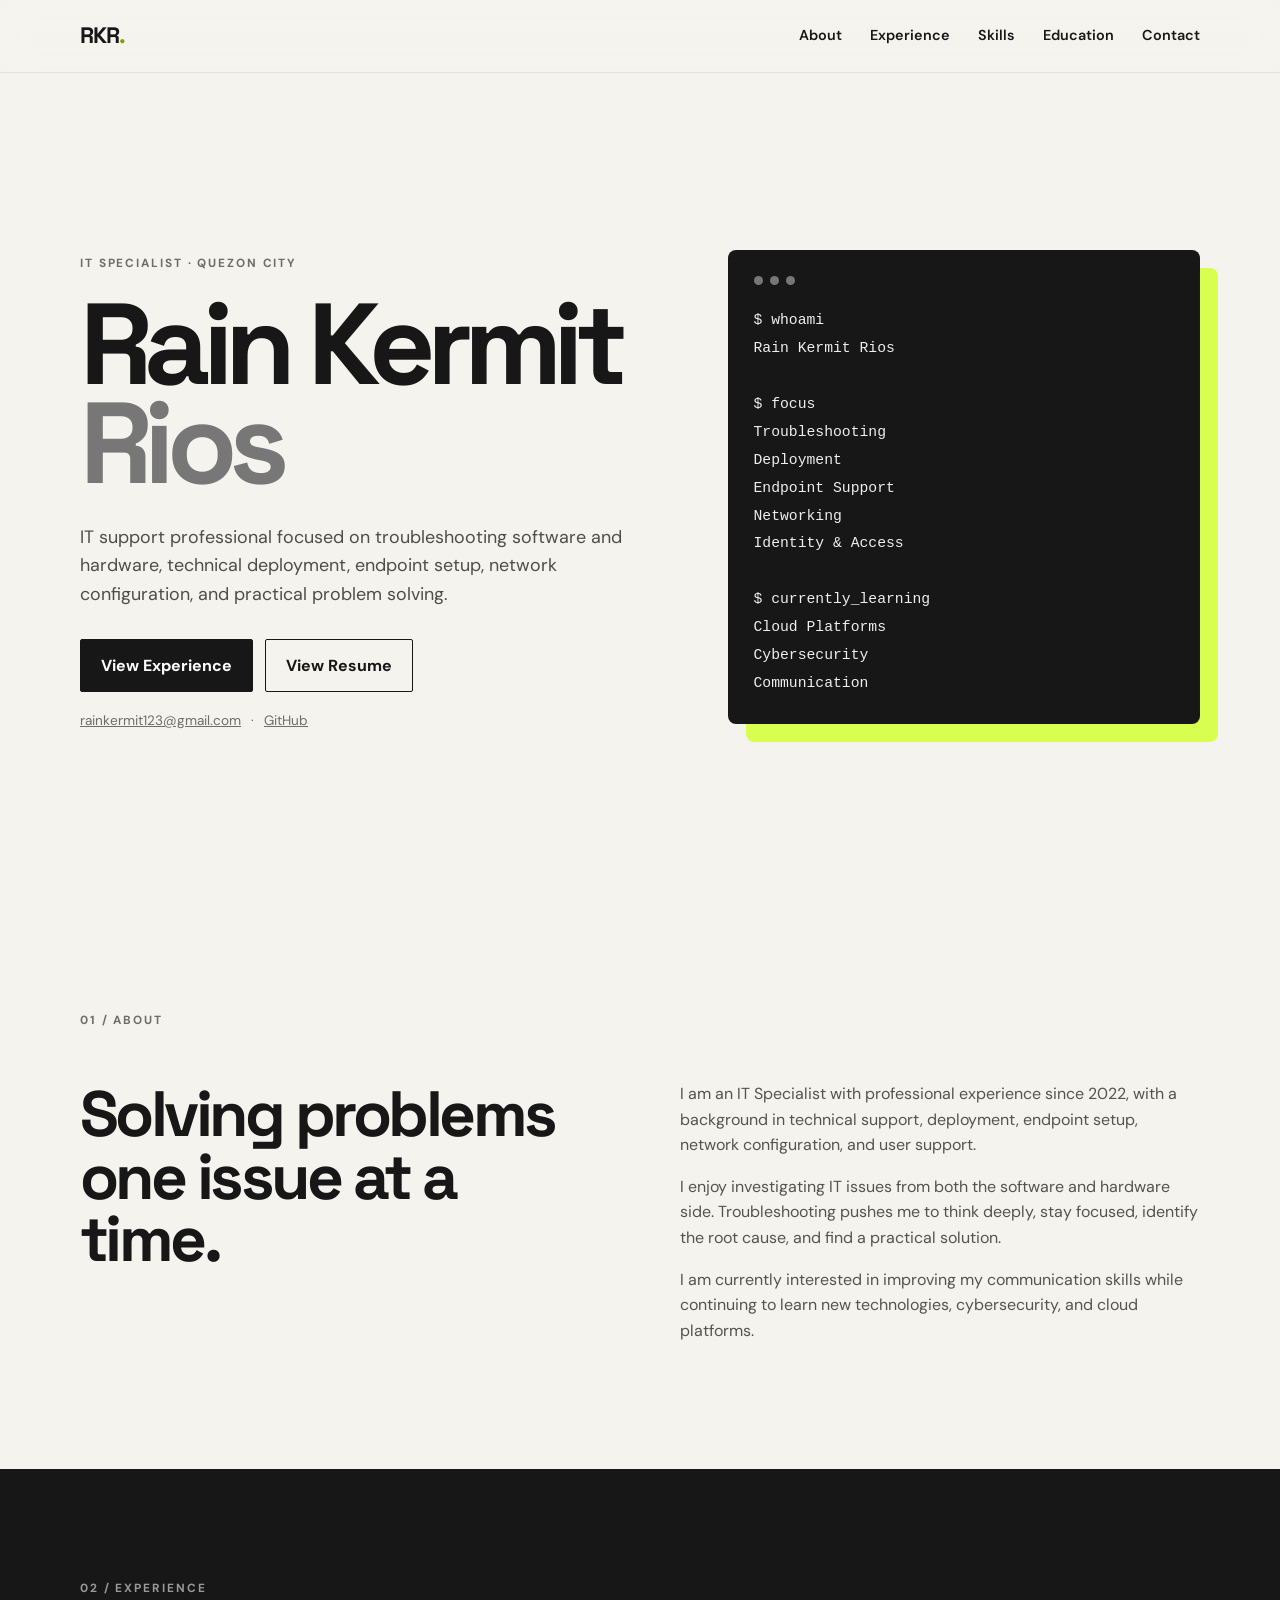
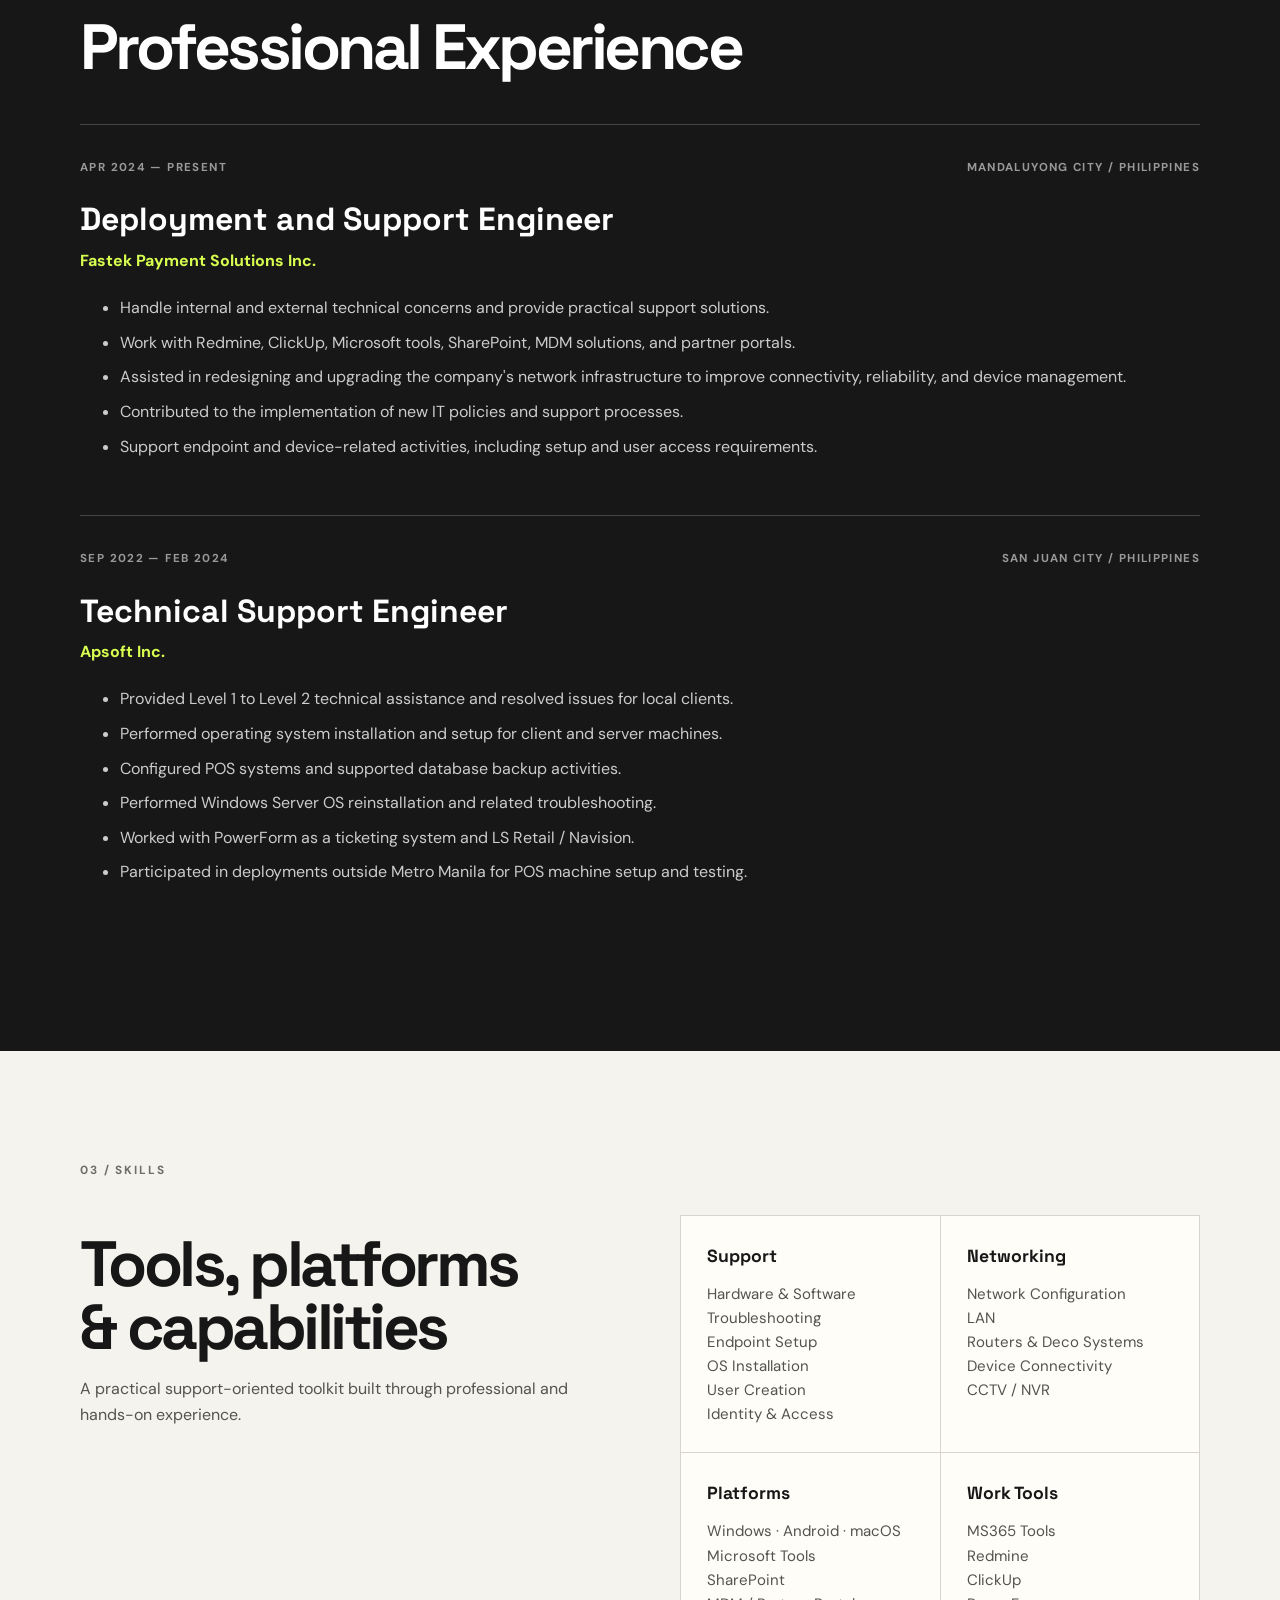
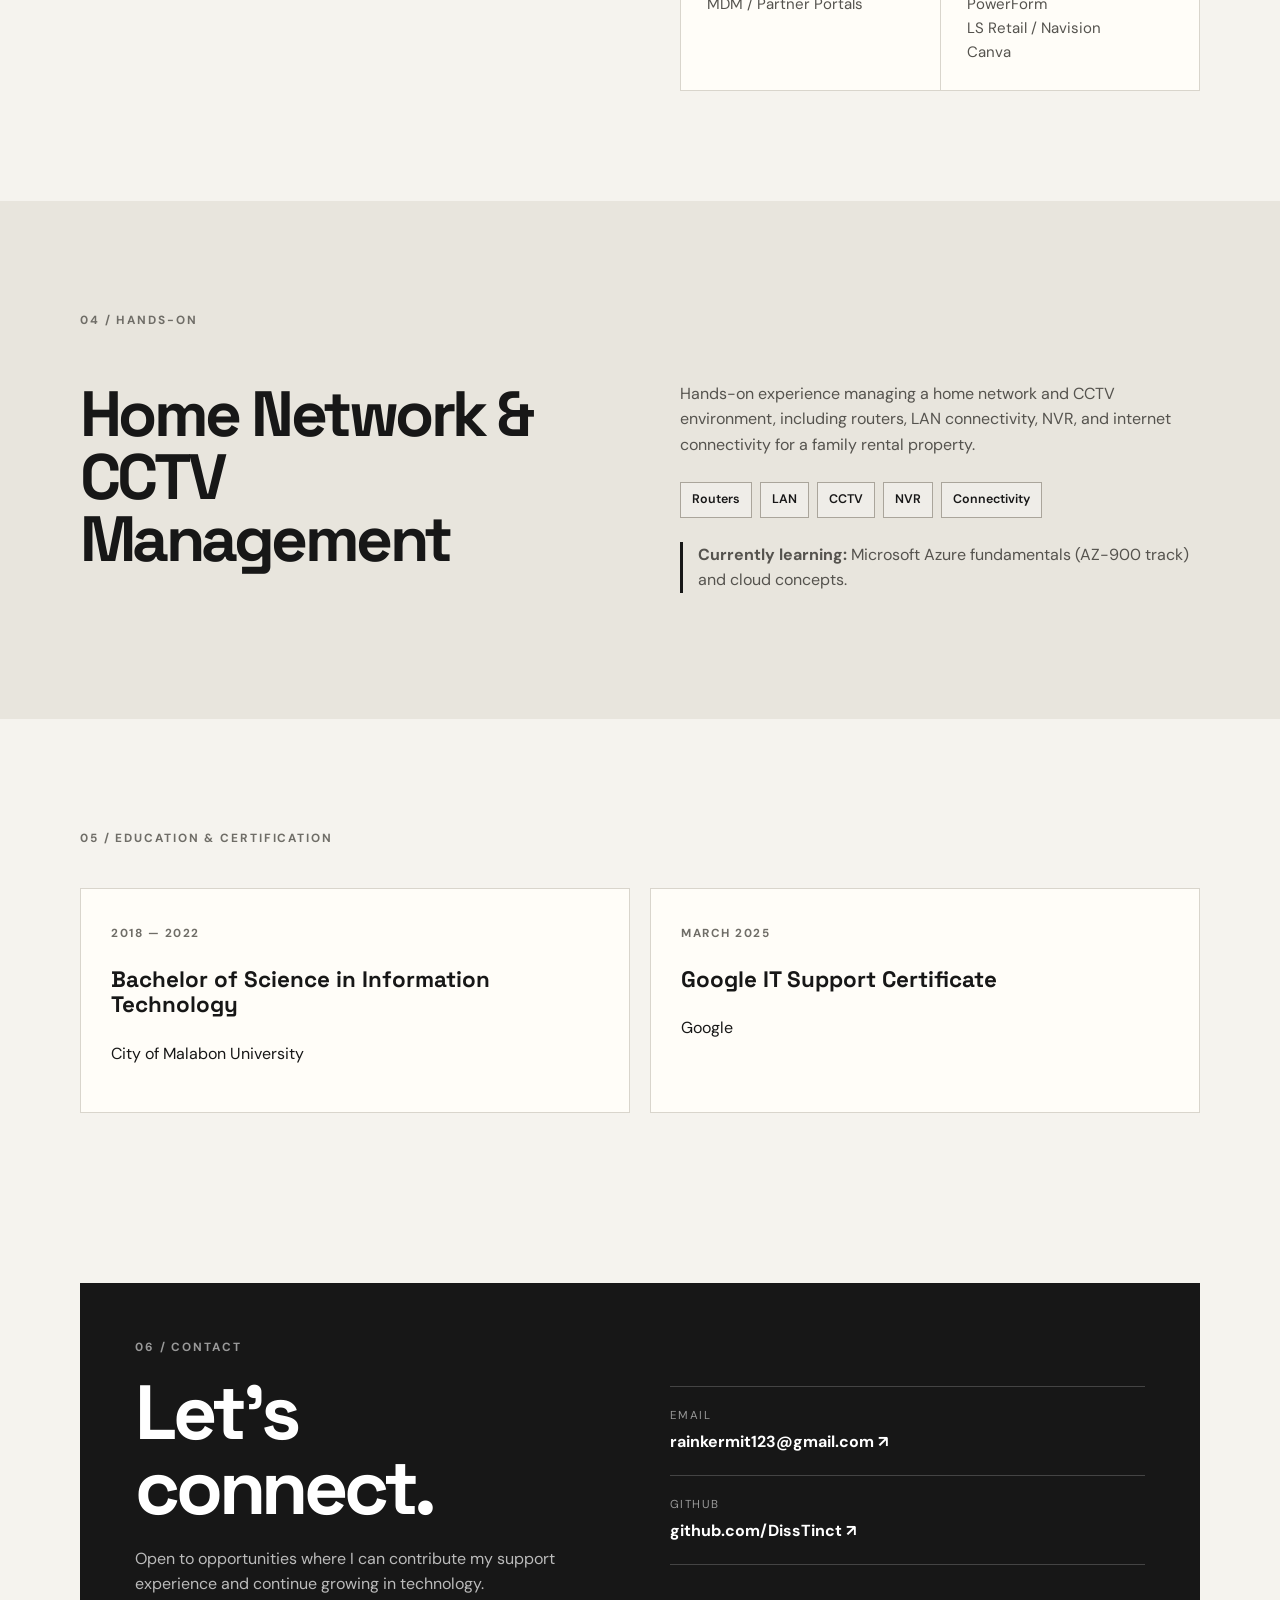
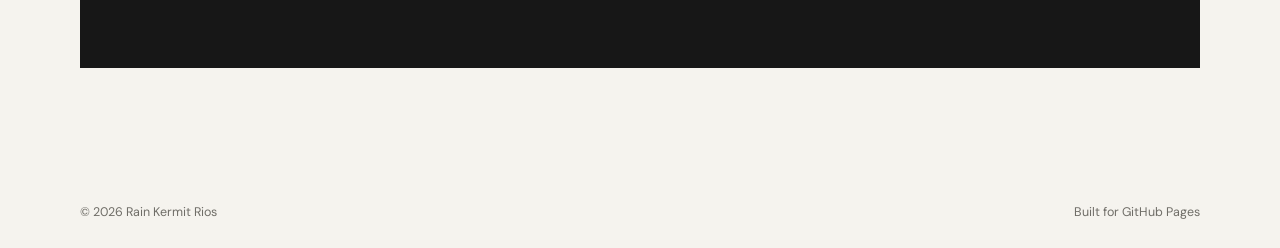
<file: index.html>
<!DOCTYPE html>
<html lang="en">
<head>
  <meta charset="UTF-8">
  <meta name="viewport" content="width=device-width, initial-scale=1.0">
  <meta name="description" content="Portfolio and resume of Rain Kermit Rios, IT Specialist.">
  <title>Rain Kermit Rios | IT Specialist</title>
  <link rel="stylesheet" href="style.css">
</head>
<body>
  <header class="site-header">
    <nav class="nav container">
      <a class="brand" href="#top">RKR<span>.</span></a>
      <button class="menu-toggle" aria-label="Toggle navigation">☰</button>
      <div class="nav-links">
        <a href="#about">About</a>
        <a href="#experience">Experience</a>
        <a href="#skills">Skills</a>
        <a href="#education">Education</a>
        <a href="#contact">Contact</a>
      </div>
    </nav>
  </header>

  <main id="top">
    <section class="hero container">
      <div class="hero-copy">
        <p class="eyebrow">IT SPECIALIST · QUEZON CITY</p>
        <h1>Rain Kermit<br><span>Rios</span></h1>
        <p class="hero-text">
          IT support professional focused on troubleshooting software and hardware,
          technical deployment, endpoint setup, network configuration, and practical problem solving.
        </p>
        <div class="hero-actions">
          <a class="button primary" href="#experience">View Experience</a>
          <a class="button secondary" href="resume.html" target="_blank">View Resume</a>
        </div>
        <div class="quick-links">
          <a href="mailto:rainkermit123@gmail.com">rainkermit123@gmail.com</a>
          <span>·</span>
          <a href="https://github.com/DissTinct" target="_blank" rel="noopener">GitHub</a>
        </div>
      </div>
      <div class="hero-card">
        <div class="terminal-top"><span></span><span></span><span></span></div>
        <pre><code>$ whoami
Rain Kermit Rios

$ focus
Troubleshooting
Deployment
Endpoint Support
Networking
Identity & Access

$ currently_learning
Cloud Platforms
Cybersecurity
Communication</code></pre>
      </div>
    </section>

    <section id="about" class="section container">
      <div class="section-label">01 / ABOUT</div>
      <div class="two-col">
        <div>
          <h2>Solving problems<br>one issue at a time.</h2>
        </div>
        <div>
          <p>
            I am an IT Specialist with professional experience since 2022, with a background
            in technical support, deployment, endpoint setup, network configuration, and user support.
          </p>
          <p>
            I enjoy investigating IT issues from both the software and hardware side. Troubleshooting
            pushes me to think deeply, stay focused, identify the root cause, and find a practical solution.
          </p>
          <p>
            I am currently interested in improving my communication skills while continuing to learn
            new technologies, cybersecurity, and cloud platforms.
          </p>
        </div>
      </div>
    </section>

    <section id="experience" class="section section-dark">
      <div class="container">
        <div class="section-label">02 / EXPERIENCE</div>
        <h2>Professional Experience</h2>

        <article class="experience-card">
          <div class="experience-meta">
            <span>APR 2024 — PRESENT</span>
            <span>MANDALUYONG CITY / PHILIPPINES</span>
          </div>
          <h3>Deployment and Support Engineer</h3>
          <h4>Fastek Payment Solutions Inc.</h4>
          <ul>
            <li>Handle internal and external technical concerns and provide practical support solutions.</li>
            <li>Work with Redmine, ClickUp, Microsoft tools, SharePoint, MDM solutions, and partner portals.</li>
            <li>Assisted in redesigning and upgrading the company's network infrastructure to improve connectivity, reliability, and device management.</li>
            <li>Contributed to the implementation of new IT policies and support processes.</li>
            <li>Support endpoint and device-related activities, including setup and user access requirements.</li>
          </ul>
        </article>

        <article class="experience-card">
          <div class="experience-meta">
            <span>SEP 2022 — FEB 2024</span>
            <span>SAN JUAN CITY / PHILIPPINES</span>
          </div>
          <h3>Technical Support Engineer</h3>
          <h4>Apsoft Inc.</h4>
          <ul>
            <li>Provided Level 1 to Level 2 technical assistance and resolved issues for local clients.</li>
            <li>Performed operating system installation and setup for client and server machines.</li>
            <li>Configured POS systems and supported database backup activities.</li>
            <li>Performed Windows Server OS reinstallation and related troubleshooting.</li>
            <li>Worked with PowerForm as a ticketing system and LS Retail / Navision.</li>
            <li>Participated in deployments outside Metro Manila for POS machine setup and testing.</li>
          </ul>
        </article>
      </div>
    </section>

    <section id="skills" class="section container">
      <div class="section-label">03 / SKILLS</div>
      <div class="two-col">
        <div>
          <h2>Tools, platforms<br>& capabilities</h2>
          <p class="muted">A practical support-oriented toolkit built through professional and hands-on experience.</p>
        </div>
        <div class="skills-grid">
          <div class="skill-group">
            <h3>Support</h3>
            <p>Hardware & Software Troubleshooting<br>Endpoint Setup<br>OS Installation<br>User Creation<br>Identity & Access</p>
          </div>
          <div class="skill-group">
            <h3>Networking</h3>
            <p>Network Configuration<br>LAN<br>Routers & Deco Systems<br>Device Connectivity<br>CCTV / NVR</p>
          </div>
          <div class="skill-group">
            <h3>Platforms</h3>
            <p>Windows · Android · macOS<br>Microsoft Tools<br>SharePoint<br>MDM / Partner Portals</p>
          </div>
          <div class="skill-group">
            <h3>Work Tools</h3>
            <p>MS365 Tools<br>Redmine<br>ClickUp<br>PowerForm<br>LS Retail / Navision<br>Canva</p>
          </div>
        </div>
      </div>
    </section>

    <section class="section section-alt">
      <div class="container">
        <div class="section-label">04 / HANDS-ON</div>
        <div class="two-col">
          <div>
            <h2>Home Network &<br>CCTV Management</h2>
          </div>
          <div>
            <p>
              Hands-on experience managing a home network and CCTV environment, including
              routers, LAN connectivity, NVR, and internet connectivity for a family rental property.
            </p>
            <div class="tag-list">
              <span>Routers</span><span>LAN</span><span>CCTV</span><span>NVR</span><span>Connectivity</span>
            </div>
            <p class="learning-note"><strong>Currently learning:</strong> Microsoft Azure fundamentals (AZ-900 track) and cloud concepts.</p>
          </div>
        </div>
      </div>
    </section>

    <section id="education" class="section container">
      <div class="section-label">05 / EDUCATION & CERTIFICATION</div>
      <div class="credentials">
        <div class="credential">
          <span class="credential-year">2018 — 2022</span>
          <h3>Bachelor of Science in Information Technology</h3>
          <p>City of Malabon University</p>
        </div>
        <div class="credential">
          <span class="credential-year">MARCH 2025</span>
          <h3>Google IT Support Certificate</h3>
          <p>Google</p>
        </div>
      </div>
    </section>

    <section id="contact" class="section contact-section">
      <div class="container contact-card">
        <div>
          <div class="section-label">06 / CONTACT</div>
          <h2>Let's connect.</h2>
          <p>Open to opportunities where I can contribute my support experience and continue growing in technology.</p>
        </div>
        <div class="contact-links">
          <a class="contact-link" href="mailto:rainkermit123@gmail.com">
            <span>Email</span><strong>rainkermit123@gmail.com ↗</strong>
          </a>
          <a class="contact-link" href="https://github.com/DissTinct" target="_blank" rel="noopener">
            <span>GitHub</span><strong>github.com/DissTinct ↗</strong>
          </a>
        </div>
      </div>
    </section>
  </main>

  <footer class="footer">
    <div class="container">
      <span>© 2026 Rain Kermit Rios</span>
      <span>Built for GitHub Pages</span>
    </div>
  </footer>

  <script src="script.js"></script>
</body>
</html>
</file>
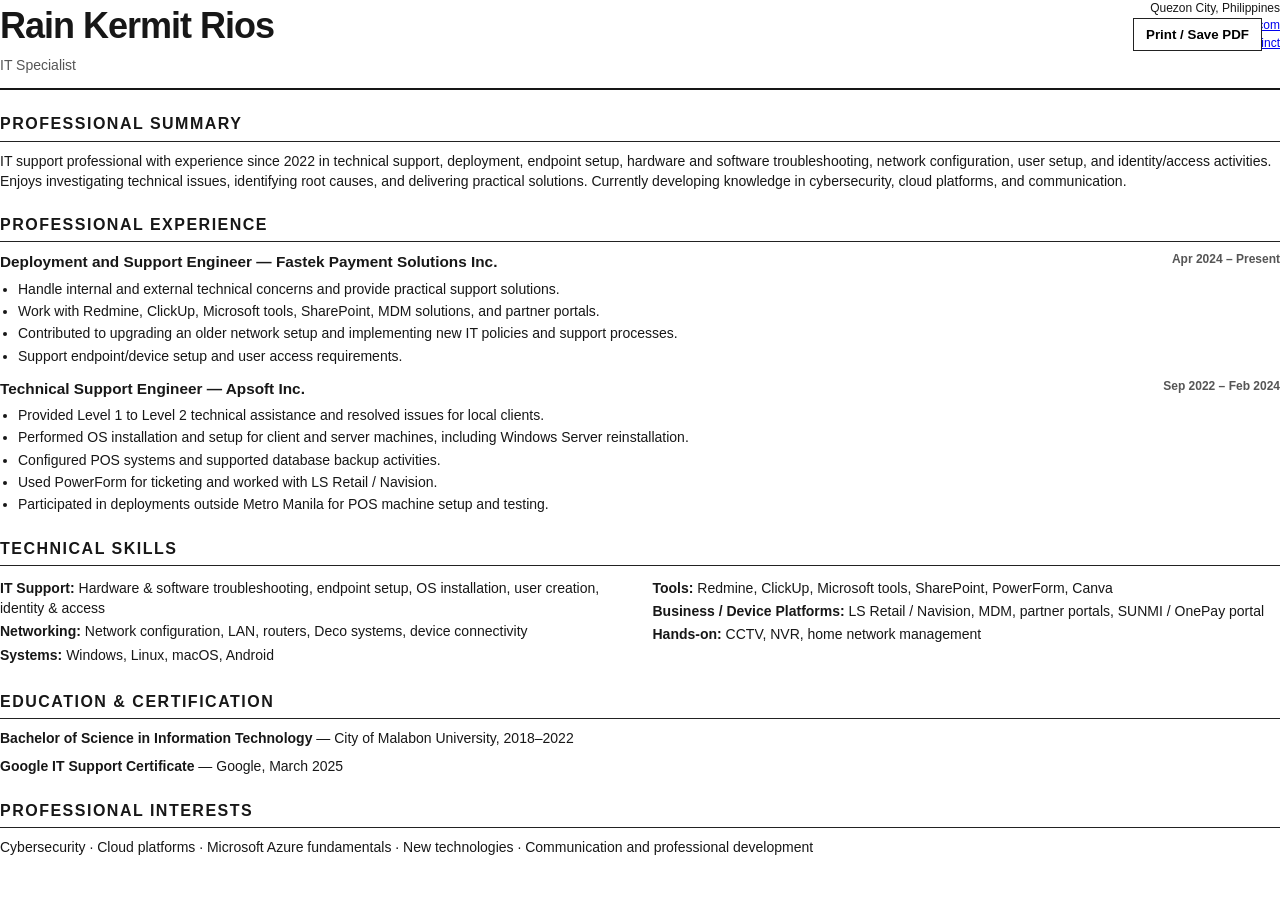
<file: resume.html>
<!DOCTYPE html>
<html lang="en">
<head>
<meta charset="UTF-8">
<meta name="viewport" content="width=device-width, initial-scale=1.0">
<title>Rain Kermit Rios | Resume</title>
<style>
@page { size:A4; margin:15mm; }
*{box-sizing:border-box} body{font-family:Arial,Helvetica,sans-serif;color:#171717;line-height:1.45;margin:0;font-size:10.5pt}
h1{font-size:27pt;letter-spacing:-1px;margin:0 0 3px} h2{font-size:12pt;text-transform:uppercase;letter-spacing:1.5px;border-bottom:1px solid #222;padding-bottom:5px;margin:22px 0 9px} h3{font-size:11pt;margin:10px 0 2px} p{margin:4px 0 8px}.muted{color:#555}.top{display:flex;justify-content:space-between;gap:30px;border-bottom:2px solid #171717;padding-bottom:13px}.contact{text-align:right;font-size:9pt}.section{break-inside:avoid}.job{margin-bottom:12px}.jobhead{display:flex;justify-content:space-between;font-weight:bold}.jobtitle{font-size:11.5pt}.company{font-weight:600}.date{font-size:9pt;color:#555}.job ul{margin:5px 0 0 18px;padding:0}.job li{margin:2px 0}.grid{display:grid;grid-template-columns:1fr 1fr;gap:25px}.skill{margin:3px 0}.print{position:fixed;right:18px;top:18px;padding:8px 12px;border:1px solid #222;background:#fff;font-weight:bold}@media print{.print{display:none}}
</style>
</head>
<body>
<button class="print" onclick="window.print()">Print / Save PDF</button>
<div class="top">
  <div><h1>Rain Kermit Rios</h1><div class="muted">IT Specialist</div></div>
  <div class="contact">Quezon City, Philippines<br><a href="mailto:rainkermit123@gmail.com">rainkermit123@gmail.com</a><br><a href="https://github.com/DissTinct">github.com/DissTinct</a></div>
</div>

<div class="section">
<h2>Professional Summary</h2>
<p>IT support professional with experience since 2022 in technical support, deployment, endpoint setup, hardware and software troubleshooting, network configuration, user setup, and identity/access activities. Enjoys investigating technical issues, identifying root causes, and delivering practical solutions. Currently developing knowledge in cybersecurity, cloud platforms, and communication.</p>
</div>

<div class="section">
<h2>Professional Experience</h2>
<div class="job">
  <div class="jobhead"><span class="jobtitle">Deployment and Support Engineer — Fastek Payment Solutions Inc.</span><span class="date">Apr 2024 – Present</span></div>
  <ul>
    <li>Handle internal and external technical concerns and provide practical support solutions.</li>
    <li>Work with Redmine, ClickUp, Microsoft tools, SharePoint, MDM solutions, and partner portals.</li>
    <li>Contributed to upgrading an older network setup and implementing new IT policies and support processes.</li>
    <li>Support endpoint/device setup and user access requirements.</li>
  </ul>
</div>
<div class="job">
  <div class="jobhead"><span class="jobtitle">Technical Support Engineer — Apsoft Inc.</span><span class="date">Sep 2022 – Feb 2024</span></div>
  <ul>
    <li>Provided Level 1 to Level 2 technical assistance and resolved issues for local clients.</li>
    <li>Performed OS installation and setup for client and server machines, including Windows Server reinstallation.</li>
    <li>Configured POS systems and supported database backup activities.</li>
    <li>Used PowerForm for ticketing and worked with LS Retail / Navision.</li>
    <li>Participated in deployments outside Metro Manila for POS machine setup and testing.</li>
  </ul>
</div>
</div>

<div class="section">
<h2>Technical Skills</h2>
<div class="grid">
<div>
<p class="skill"><b>IT Support:</b> Hardware & software troubleshooting, endpoint setup, OS installation, user creation, identity & access</p>
<p class="skill"><b>Networking:</b> Network configuration, LAN, routers, Deco systems, device connectivity</p>
<p class="skill"><b>Systems:</b> Windows, Linux, macOS, Android</p>
</div>
<div>
<p class="skill"><b>Tools:</b> Redmine, ClickUp, Microsoft tools, SharePoint, PowerForm, Canva</p>
<p class="skill"><b>Business / Device Platforms:</b> LS Retail / Navision, MDM, partner portals, SUNMI / OnePay portal</p>
<p class="skill"><b>Hands-on:</b> CCTV, NVR, home network management</p>
</div>
</div>
</div>

<div class="section">
<h2>Education & Certification</h2>
<p><b>Bachelor of Science in Information Technology</b> — City of Malabon University, 2018–2022</p>
<p><b>Google IT Support Certificate</b> — Google, March 2025</p>
</div>

<div class="section">
<h2>Professional Interests</h2>
<p>Cybersecurity · Cloud platforms · Microsoft Azure fundamentals · New technologies · Communication and professional development</p>
</div>
</body>
</html>
</file>
<file: style.css>
@import url('https://fonts.googleapis.com/css2?family=DM+Sans:wght@400;500;600;700&family=Space+Grotesk:wght@500;600;700&display=swap');

:root {
  --bg: #f5f3ee;
  --paper: #fffdf8;
  --ink: #171717;
  --muted: #6f6d67;
  --line: #d9d5cc;
  --dark: #171717;
  --dark-2: #222;
  --accent: #d8ff4f;
  --max: 1120px;
}
* { box-sizing: border-box; }
html { scroll-behavior: smooth; }
body { margin:0; background:var(--bg); color:var(--ink); font-family:"DM Sans",sans-serif; line-height:1.6; }
a { color:inherit; }
.container { width:min(calc(100% - 40px), var(--max)); margin:auto; }
.site-header { position:sticky; top:0; z-index:20; background:rgba(245,243,238,.92); backdrop-filter:blur(14px); border-bottom:1px solid rgba(0,0,0,.07); }
.nav { min-height:72px; display:flex; align-items:center; justify-content:space-between; }
.brand { font-family:"Space Grotesk"; font-weight:700; font-size:1.4rem; text-decoration:none; letter-spacing:-.04em; }
.brand span { color:#879f00; }
.nav-links { display:flex; gap:28px; }
.nav-links a { text-decoration:none; font-size:.9rem; font-weight:600; }
.nav-links a:hover { text-decoration:underline; }
.menu-toggle { display:none; border:0; background:none; font-size:1.5rem; }
.hero { min-height:calc(100vh - 72px); display:grid; grid-template-columns:1.1fr .9fr; gap:70px; align-items:center; padding:80px 0; }
.eyebrow,.section-label { font-size:.74rem; font-weight:700; letter-spacing:.16em; color:var(--muted); }
.hero h1,h2,h3 { font-family:"Space Grotesk",sans-serif; }
.hero h1 { font-size:clamp(4rem,9vw,7.8rem); line-height:.86; letter-spacing:-.075em; margin:22px 0 30px; }
.hero h1 span { color:#777; }
.hero-text { max-width:620px; font-size:1.12rem; color:#4f4d48; }
.hero-actions { display:flex; gap:12px; margin:30px 0 18px; }
.button { display:inline-flex; padding:13px 20px; border:1px solid var(--ink); text-decoration:none; font-weight:700; border-radius:2px; }
.button.primary { background:var(--ink); color:white; }
.button.secondary { background:transparent; }
.quick-links { display:flex; gap:10px; font-size:.85rem; color:var(--muted); }
.quick-links a:hover { color:var(--ink); }
.hero-card { background:var(--dark); color:#eee; padding:26px; border-radius:8px; box-shadow:18px 18px 0 var(--accent); }
.terminal-top { display:flex; gap:7px; margin-bottom:22px; }
.terminal-top span { width:9px; height:9px; border-radius:50%; background:#777; }
.hero-card pre { margin:0; white-space:pre-wrap; font:500 .92rem/1.9 "SFMono-Regular",Consolas,monospace; }
.section { padding:110px 0; }
.section h2 { font-size:clamp(2.5rem,5vw,4.5rem); line-height:.98; letter-spacing:-.055em; margin:18px 0; }
.two-col { display:grid; grid-template-columns:1fr 1fr; gap:80px; margin-top:35px; }
.two-col > div:last-child { max-width:650px; }
.two-col p { color:#55534e; }
.section-dark { background:var(--dark); color:white; }
.section-dark .section-label { color:#999; }
.section-dark > .container > h2 { margin-bottom:45px; }
.experience-card { border-top:1px solid #454545; padding:34px 0 40px; }
.experience-meta { display:flex; justify-content:space-between; color:#999; font-size:.72rem; font-weight:700; letter-spacing:.12em; }
.experience-card h3 { font-size:2rem; margin:17px 0 2px; }
.experience-card h4 { margin:0 0 22px; color:var(--accent); font-size:1rem; }
.experience-card li { color:#ccc; margin:9px 0; }
.skills-grid { display:grid; grid-template-columns:1fr 1fr; gap:1px; background:var(--line); border:1px solid var(--line); }
.skill-group { background:var(--paper); padding:26px; min-height:180px; }
.skill-group h3 { margin:0 0 12px; font-size:1.1rem; }
.skill-group p { margin:0; font-size:.94rem; }
.muted { color:var(--muted); }
.section-alt { background:#e8e5dd; }
.tag-list { display:flex; flex-wrap:wrap; gap:8px; margin:24px 0; }
.tag-list span { border:1px solid #aaa59b; padding:7px 11px; font-size:.78rem; font-weight:600; background:rgba(255,255,255,.3); }
.learning-note { border-left:3px solid var(--ink); padding-left:15px; }
.credentials { display:grid; grid-template-columns:1fr 1fr; gap:20px; margin-top:40px; }
.credential { background:var(--paper); border:1px solid var(--line); padding:30px; }
.credential-year { font-size:.73rem; letter-spacing:.13em; font-weight:700; color:var(--muted); }
.credential h3 { font-size:1.4rem; line-height:1.15; }
.contact-section { padding-top:60px; }
.contact-card { background:var(--dark); color:white; padding:55px; display:grid; grid-template-columns:1fr 1fr; gap:60px; }
.contact-card .section-label { color:#999; }
.contact-card h2 { font-size:clamp(3rem,6vw,5.5rem); margin-bottom:20px; }
.contact-card p { color:#bbb; max-width:500px; }
.contact-links { display:flex; flex-direction:column; justify-content:center; }
.contact-link { border-top:1px solid #444; padding:20px 0; text-decoration:none; display:flex; flex-direction:column; gap:4px; }
.contact-link:last-child { border-bottom:1px solid #444; }
.contact-link span { color:#999; font-size:.72rem; letter-spacing:.12em; text-transform:uppercase; }
.contact-link strong { font-size:1rem; }
.footer { padding:25px 0; font-size:.78rem; color:var(--muted); }
.footer .container { display:flex; justify-content:space-between; }

@media (max-width: 800px) {
  .nav-links { display:none; position:absolute; left:20px; right:20px; top:72px; padding:18px; background:var(--paper); border:1px solid var(--line); flex-direction:column; gap:14px; }
  .nav-links.open { display:flex; }
  .menu-toggle { display:block; }
  .hero { grid-template-columns:1fr; gap:50px; min-height:auto; padding:70px 0 100px; }
  .hero-card { box-shadow:10px 10px 0 var(--accent); }
  .two-col,.contact-card { grid-template-columns:1fr; gap:35px; }
  .credentials { grid-template-columns:1fr; }
  .section { padding:80px 0; }
  .experience-meta { flex-direction:column; gap:4px; }
  .contact-card { padding:35px 25px; }
}
@media (max-width: 520px) {
  .container { width:min(calc(100% - 28px), var(--max)); }
  .hero h1 { font-size:4rem; }
  .skills-grid { grid-template-columns:1fr; }
  .hero-actions { flex-direction:column; }
  .button { justify-content:center; }
}
</file>
